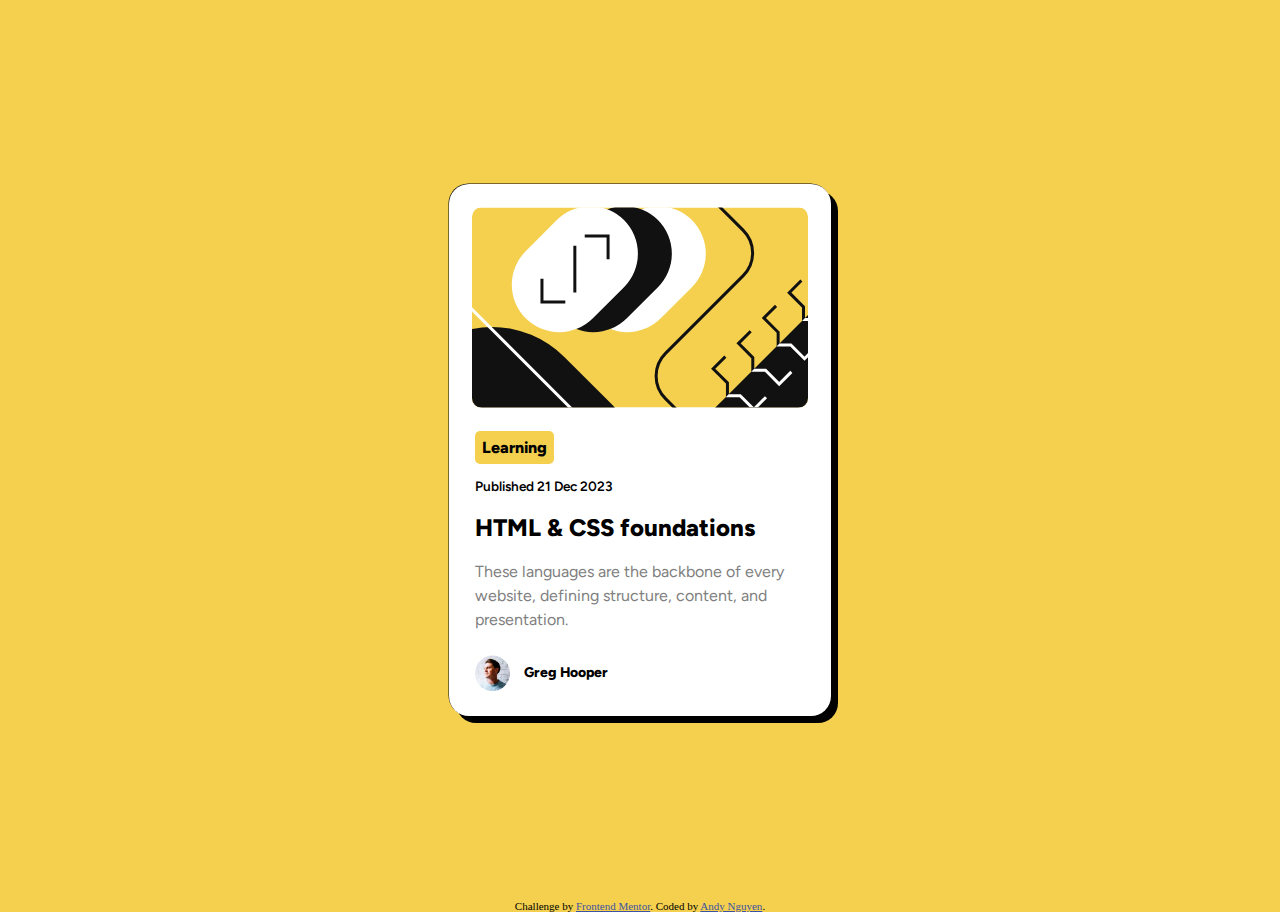
<file: index.html>
<!DOCTYPE html>
<html lang="en">
<head>
  <meta charset="UTF-8">
  <meta name="viewport" content="width=device-width, initial-scale=1.0"> <!-- displays site properly based on user's device -->

  <link rel="icon" type="image/png" sizes="32x32" href="./assets/images/favicon-32x32.png">
  <link rel="stylesheet" href="/styles.css">
  <title>Frontend Mentor | Blog preview card</title>

  <!-- Feel free to remove these styles or customise in your own stylesheet 👍 -->
  <style>
    .attribution { font-size: 11px; text-align: center; }
    .attribution a { color: hsl(228, 45%, 44%); }
  </style>
</head>
<body>
  <div class="grid">
    <div class="container">
      <div class="box">
        <div class="blog-picture">
          <img id="illustration-article" src="assets/images/illustration-article.svg" alt="Illustration Article">
        </div>
        <div class="blog-info">
          <h2 class="blogtopic-h2">Learning</h2>
          <h3 class="publish-h3">Published 21 Dec 2023</h3>
          <h1 class="blogname-h1">HTML & CSS foundations</h1>
          <p class="blogcontent-p">These languages are the backbone of every website, defining structure, content, and presentation.</p>
          <div class="user-container">
            <img id="user-picture" src="assets/images/image-avatar.webp" alt="User Profile Picture">
            <h2 class="user-h2">Greg Hooper</h2>
          </div>
        </div>
      </div>
    </div>
  </div>
  <div class="attribution">
    Challenge by <a href="https://www.frontendmentor.io?ref=challenge" target="_blank">Frontend Mentor</a>. 
    Coded by <a href="#">Andy Nguyen</a>.
  </div>
</body>
</html>
</file>
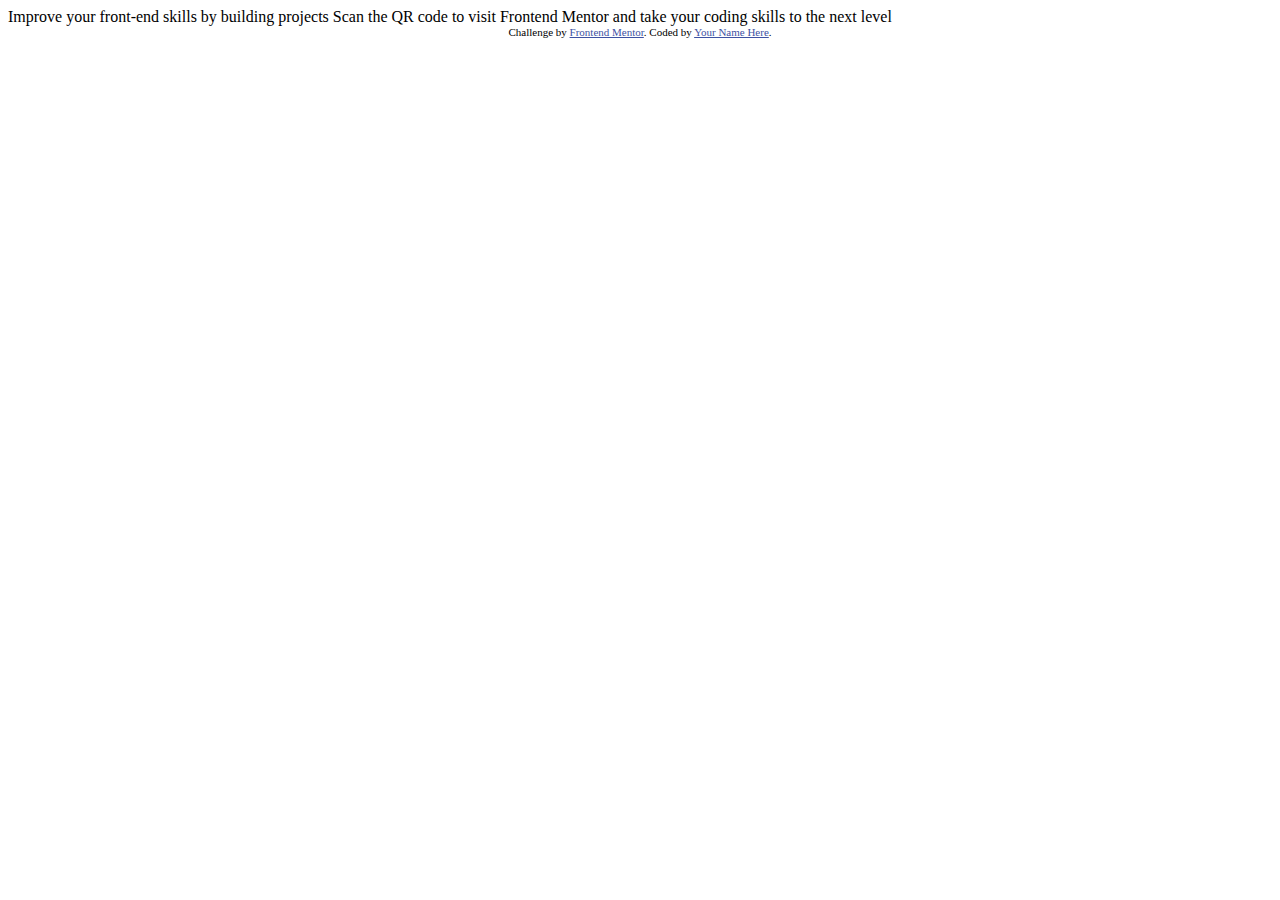
<file: qr-code-component-main/index.html>
<!DOCTYPE html>
<html lang="en">
<head>
  <meta charset="UTF-8">
  <meta name="viewport" content="width=device-width, initial-scale=1.0"> <!-- displays site properly based on user's device -->

  <link rel="icon" type="image/png" sizes="32x32" href="./images/favicon-32x32.png">
  
  <title>Frontend Mentor | QR code component</title>

  <!-- Feel free to remove these styles or customise in your own stylesheet 👍 -->
  <style>
    .attribution { font-size: 11px; text-align: center; }
    .attribution a { color: hsl(228, 45%, 44%); }
  </style>
</head>
<body>

  Improve your front-end skills by building projects

  Scan the QR code to visit Frontend Mentor and take your coding skills to the next level
  
  <div class="attribution">
    Challenge by <a href="https://www.frontendmentor.io?ref=challenge" target="_blank">Frontend Mentor</a>. 
    Coded by <a href="#">Your Name Here</a>.
  </div>
</body>
</html>
</file>
<file: styles.css>
@font-face {
    font-family: 'Figtree';
    src: url('assets/fonts/Figtree-VariableFont_wght.ttf') format('truetype');
    font-weight: normal;
    font-style: normal;
}

@font-face {
    font-family: 'Figtree';
    src: url('assets/fonts/Figtree-Italic-VariableFont_wght.ttf') format('truetype');
    font-weight: normal;
    font-style: italic;
}

@font-face {
    font-family: 'Figtree';
    src: url('assets/fonts/static/Figtree-ExtraBold.ttf') format('truetype');
    font-weight: 800;
    font-style: normal;
}

@font-face {
    font-family: 'Figtree';
    src: url('assets/fonts/static/Figtree-SemiBold.ttf') format('truetype');
    font-weight: 600;
    font-style: normal;
}


body, html {
    height: 100%;
    margin: 0;
    background-color: hsl(47, 88%, 63%);
}

.grid {
    display: flex;
    justify-content: center;
    align-items: center;
    height: 100%;
}
  
.container {
    display: flex;
    flex-wrap: wrap;
    justify-content: center;
}

.blog-picture {
    margin: 7px;
    height: 200px;
}

#illustration-article {
    border-radius: 10px;
}

.box {
    display: flex;
    width: 350px;
    height: 500px;
    border-radius: 20px;
    flex-wrap: wrap;
    padding: 1em;
    background-color: hsl(0, 0%, 100%);
    box-shadow: 7px 7px 0px 0px rgb(0, 0, 0),
    -.5px -.5px 0px 0px rgb(0, 0, 0);
    flex-direction: row;
    align-content: flex-start;
    justify-content: center;
}

.blog-info {
    margin: 10px;
}

.blogtopic-h2 {
    display: inline-block;
    margin-bottom: 7px;
    margin-top: 7px;
    padding: 7px;
    border-radius: 5px;
    font-size: 16px;
    background-color: hsl(47, 88%, 63%);
    font-family: Figtree, sans-serif;
    font-weight: 800;
}

.publish-h3 {
    margin-bottom: 7px;
    margin-top: 7px;
    font-size: .85em;
    font-family: Figtree, sans-serif;
    font-weight: 600;
}

.blogname-h1 {
    margin-bottom: 18px;
    margin-top: 19px;
    font-size: 24px;
    font-family: Figtree, sans-serif;
    font-weight: 800;
}

.blogcontent-p {
    margin-bottom: 7px;
    margin-top: 7px;
    font-size: 16px;
    line-height: 1.5;
    font-family: Figtree, sans-serif;
    color: hsl(0, 0%, 50%);
}

.user-h2 {
    margin-top: 16px;
    margin-bottom: 2px;
    margin-left: 14px;
    font-family: Figtree, sans-serif;
    font-size: 14px;
}

.user-container {
    display: flex;
    align-items: center;
}

.user-container img {
    margin-top: 16px;
    margin-bottom: 2px;
    max-width: 35px;
}

.attribution {
    font-size: 11px; 
    text-align: center;
}

.attribution a {
    color: hsl(228, 45%, 44%);
}

@media only screen and (max-width: 375px) {

    .box {
        width: 90%;
        max-width: 275px;
        margin: 5px;
        height: 430px;
    }

    .publish-h3 {
        font-size: 12px;
    }

    .blogtopic-h2 {
        font-size: 14px;
    }
    
    .blogname-h1 {
        font-size: 20px;
    }

    .blogcontent-p {
        font-size: 13px;
    }

    .blog-picture {
        height: auto;
    }

    #illustration-article {
        width: 100%;
        height: auto;
    }
}

@media only screen and (min-width: 1400px) {
    .grid {
        width: 1440px;
    }
}
</file>
